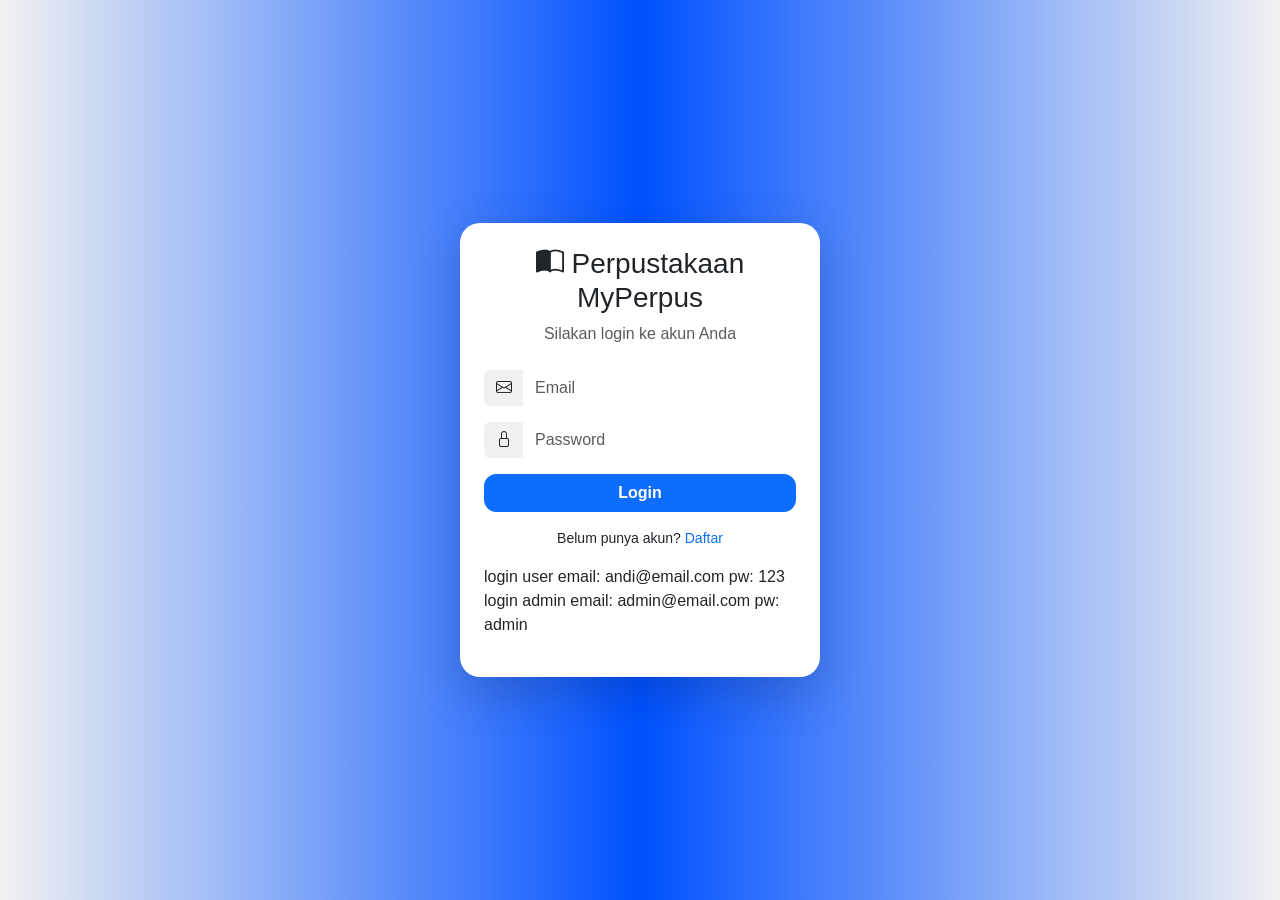
<file: admin.html>
<!DOCTYPE html>
<html lang="id">
<head>
    <meta charset="UTF-8">
    <meta name="viewport" content="width=device-width, initial-scale=1.0">
    <title>Dashboard Admin</title>

    <!-- Bootstrap -->
    <link href="https://cdn.jsdelivr.net/npm/bootstrap@5.3.0/dist/css/bootstrap.min.css" rel="stylesheet">
    <link href="https://cdn.jsdelivr.net/npm/bootstrap-icons@1.10.5/font/bootstrap-icons.css" rel="stylesheet">
    <link rel="stylesheet" href="style.css">

</head>
<body class="admin">

<div class="container-fluid">
    <div class="row">

        <!-- NAVBAR MOBILE (TOGGLE) -->
        <nav class="navbar navbar-dark bg-primary d-md-none">
            <div class="container-fluid">

                <!-- LOGO -->
                <span class="navbar-brand">
                <i class="bi bi-book"></i> Admin MyPerpus 
                </span>

                <!-- TOMBOL TOGGLE -->
                <button class="navbar-toggler" type="button" data-bs-toggle="collapse" data-bs-target="#menuMobile">
                <span class="navbar-toggler-icon"></span>
                </button>

            </div>

            <!-- MENU YANG MUNCUL -->
            <div class="collapse bg-primary" id="menuMobile">
                <div class="p-3">

                <a href="admin.html" class="d-block text-white mb-2">
                    <i class="bi bi-speedometer2"></i> Dashboard
                </a>

                <a href="admindatabuku.html" class="d-block text-white mb-2">
                    <i class="bi bi-book"></i> Data Buku
                </a>

                <a href="datauser.html" class="d-block text-white mb-2">
                    <i class="bi bi-people"></i> Data User
                </a>

                <a href="peminjaman.html" class="d-block text-white mb-2">
                    <i class="bi bi-clock-history"></i> Peminjaman
                </a>

                <a href="login.html" class="d-block text-white">
                    <i class="bi bi-box-arrow-right"></i> Logout
                </a>

                </div>
            </div>
        </nav>

        <!-- SIDEBAR -->
        <div class="col-md-2 admin-sidebar d-none d-md-block">
            <h4><i class="bi bi-book"></i> Admin MyPerpus</h4>
            <hr>

            <a href="admin.html"><i class="bi bi-speedometer2"></i> Dashboard</a>
            <a href="admindatabuku.html"><i class="bi bi-book"></i> Data Buku</a>
            <a href="datauser.html"><i class="bi bi-people"></i> Data User</a>
            <a href="peminjaman.html"><i class="bi bi-clock-history"></i> Peminjaman</a>
            <a href="login.html"><i class="bi bi-box-arrow-right"></i> Logout</a>
        </div>

        <!-- CONTENT -->
        <div class="col-md-10 p-4">

            <!-- HEADER -->
            <h3>Dashboard Admin</h3>

            <!-- CARDS -->
            <div class="row mt-4">

                <div class="col-md-4">
                    <div class="admin-card shadow-sm p-3 text-center">
                        <i class="bi bi-book fs-1 text-primary"></i>
                        <h5>Total Buku</h5>
                        <h3>120</h3>
                    </div>
                </div>

                <div class="col-md-4">
                    <div class="admin-card shadow-sm p-3 text-center">
                        <i class="bi bi-people fs-1 text-success"></i>
                        <h5>Total User</h5>
                        <h3>45</h3>
                    </div>
                </div>

                <div class="col-md-4">
                    <div class="admin-card shadow-sm p-3 text-center">
                        <i class="bi bi-clock-history fs-1 text-danger"></i>
                        <h5>Peminjaman Aktif</h5>
                        <h3>10</h3>
                    </div>
                </div>

            </div>

            <!-- TABLE BUKU -->
            <div class="mt-5">
                <h5>Data Buku</h5>

                <div class="card admin-card p-3">
                    <table class="table table-striped">
                        <thead class="table-primary">
                            <tr>
                                <th>No</th>
                                <th>Judul</th>
                                <th>Penulis</th>
                                <th>Aksi</th>
                            </tr>
                        </thead>

                        <tbody>
                            <tr>
                                <td>1</td>
                                <td>Belajar Bernafas</td>
                                <td>Andi</td>
                                <td>
                                    <button class="btn btn-warning btn-sm">Edit</button>
                                    <button class="btn btn-danger btn-sm">Hapus</button>
                                </td>
                            </tr>
                            <tr>
                                <td>2</td>
                                <td>Belajar Makan</td>
                                <td>Purnomo</td>
                                <td>
                                    <button class="btn btn-warning btn-sm">Edit</button>
                                    <button class="btn btn-danger btn-sm">Hapus</button>
                                </td>
                            </tr>
                        </tbody>

                    </table>
                </div>
            </div>

        </div>

    </div>
</div>
<script src="https://cdn.jsdelivr.net/npm/bootstrap@5.3.0/dist/js/bootstrap.bundle.min.js"></script>
<script>
let user = JSON.parse(localStorage.getItem("user"));

if (!user || user.role !== "admin") {
    alert("Akses ditolak!");
    window.location.href = "login.html";
}
</script>

</body>
</div>
</html>
</file>
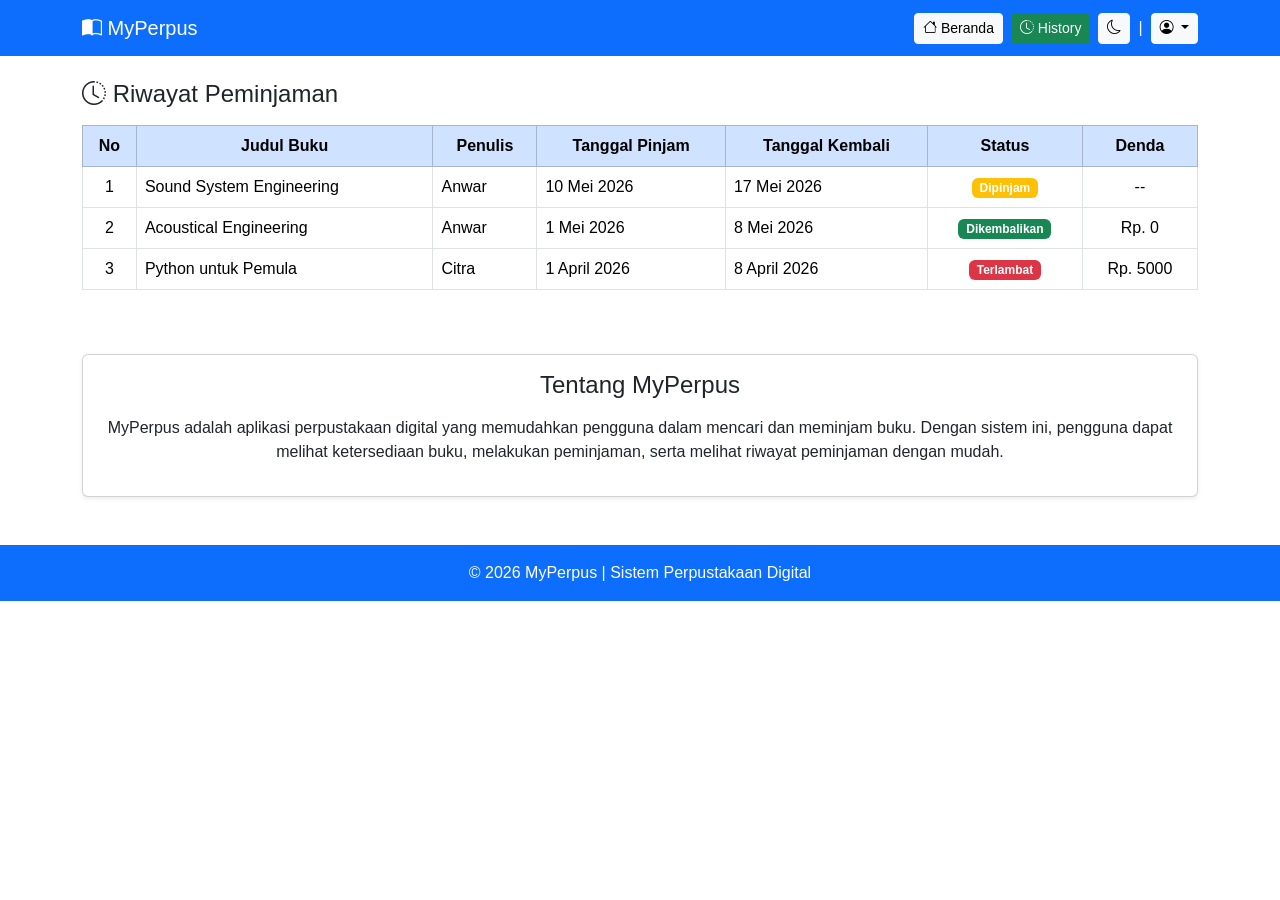
<file: history.html>
<!DOCTYPE html>
<html lang="id">
<head>
    <meta charset="UTF-8">
    <meta name="viewport" content="width=device-width, initial-scale=1.0">
    <title>History Peminjaman</title>

    <!-- Bootstrap -->
    <link href="https://cdn.jsdelivr.net/npm/bootstrap@5.3.0/dist/css/bootstrap.min.css" rel="stylesheet">
    <link href="https://cdn.jsdelivr.net/npm/bootstrap-icons@1.10.5/font/bootstrap-icons.css" rel="stylesheet">

    <link rel="stylesheet" href="style.css">
</head>
<body>

<!-- NAVBAR -->
<nav class="navbar navbar-expand-lg navbar-dark bg-primary">
    <div class="container">

        <!-- LOGO -->
        <a class="navbar-brand" href="index.html">
            <i class="bi bi-book-half"></i> MyPerpus
        </a>

        <!-- RIGHT MENU -->
        <div class="ms-auto d-flex align-items-center gap-2 flex-wrap">

            <a href="index.html" class="btn btn-light btn-sm">
                <i class="bi bi-house"></i> Beranda
            </a>

            <a href="history.html" class="btn btn-success btn-sm">
                <i class="bi bi-clock-history"></i> History
            </a>

            <button class="btn btn-light btn-sm" id="toggleTheme">
                <i class="bi bi-moon" id="iconTheme"></i>
            </button>

            <span class="text-white">|</span>

            <!-- DROPDOWN PROFILE -->
            <div class="dropdown">
                <button class="btn btn-light btn-sm dropdown-toggle" data-bs-toggle="dropdown">
                    <i class="bi bi-person-circle"></i>
                </button>

                <ul class="dropdown-menu dropdown-menu-end shadow p-2" style="width:220px;" id="dropdownMenu">
                </ul>
            </div>

        </div>

    </div>
</nav>
<!-- TITLE -->
<div class="container mt-4">
    <h4><i class="bi bi-clock-history"></i> Riwayat Peminjaman</h4>
</div>

<!-- TABLE -->
<div class="container mt-3">
    <div class="table-responsive">

        <table class="table table-bordered table-hover align-middle">
            <thead class="table-primary text-center">
                <tr>
                    <th>No</th>
                    <th>Judul Buku</th>
                    <th>Penulis</th>
                    <th>Tanggal Pinjam</th>
                    <th>Tanggal Kembali</th>
                    <th>Status</th>
                    <th>Denda</th>
                </tr>
            </thead>

            <tbody>
                <tr>
                    <td class="text-center">1</td>
                    <td>Sound System Engineering</td>
                    <td>Anwar</td>
                    <td>10 Mei 2026</td>
                    <td>17 Mei 2026</td>
                    <td class="text-center">
                        <span class="badge bg-warning">Dipinjam</span>
                    </td>
                    <td class="text-center">--</td>
                </tr>

                <tr>
                    <td class="text-center">2</td>
                    <td>Acoustical Engineering</td>
                    <td>Anwar</td>
                    <td>1 Mei 2026</td>
                    <td>8 Mei 2026</td>
                    <td class="text-center">
                        <span class="badge bg-success">Dikembalikan</span>
                    </td>
                    <td class="text-center">Rp. 0</td>
                </tr>

                <tr>
                    <td class="text-center">3</td>
                    <td>Python untuk Pemula</td>
                    <td>Citra</td>
                    <td>1 April 2026</td>
                    <td>8 April 2026</td>
                    <td class="text-center">
                        <span class="badge bg-danger">Terlambat</span>
                    </td>
                    <td class="text-center">Rp. 5000</td>
                </tr>
            </tbody>

        </table>

    </div>
</div>
<!-- ABOUT -->
<div class="container mt-5" id="about">
    <div class="card shadow-sm">
        <div class="card-body text-center">
            <h4 class="mb-3">Tentang MyPerpus</h4>
            <p>
                MyPerpus adalah aplikasi perpustakaan digital yang memudahkan pengguna 
                dalam mencari dan meminjam buku. 
                Dengan sistem ini, pengguna dapat melihat ketersediaan buku, 
                melakukan peminjaman, serta melihat riwayat peminjaman dengan mudah.
            </p>
        </div>
    </div>
</div>

<!-- FOOTER -->
<footer class="bg-primary text-white text-center mt-5 p-3">
    <p class="mb-0">
        © 2026 MyPerpus | Sistem Perpustakaan Digital
    </p>
</footer>
<script src="https://cdn.jsdelivr.net/npm/bootstrap@5.3.0/dist/js/bootstrap.bundle.min.js"></script>
<script>
    let user = JSON.parse(localStorage.getItem("user"));

    const dropdown = document.getElementById("dropdownMenu");

    function renderDropdown() {
        if (!user) {
            // BELUM LOGIN
            dropdown.innerHTML = `
                <li><a class="dropdown-item" href="login.html">
                    <i class="bi bi-box-arrow-in-right"></i> Login
                </a></li>
                <li><a class="dropdown-item" href="register.html">
                    <i class="bi bi-person-plus"></i> Register
                </a></li>
            `;
        } else {
            // SUDAH LOGIN
            dropdown.innerHTML = `
                <div class="text-center p-2">
                    <h6 class="mb-0">${user.nama}</h6>
                    <small class="text-muted">${user.email}</small>
                </div>
                <hr>
                <li><a class="dropdown-item" href="#">
                    <i class="bi bi-person"></i> Profile
                </a></li>

                <li><a class="dropdown-item text-danger" href="#" onclick="logout()">
                    <i class="bi bi-box-arrow-right"></i> Logout
                </a></li>
            `;
        }
    }

    function logout() {
        localStorage.removeItem("user");
        window.location.href = "login.html";
    }
    renderDropdown();

        const toggleBtn = document.getElementById("toggleTheme");
    const icon = document.getElementById("iconTheme");

    if (localStorage.getItem("theme") === "dark") {
        document.body.classList.add("dark-mode");
        icon.classList.remove("bi-moon");
        icon.classList.add("bi-sun");
    }

    toggleBtn.addEventListener("click", function () {
        document.body.classList.toggle("dark-mode");

        if (document.body.classList.contains("dark-mode")) {
            localStorage.setItem("theme", "dark");
            icon.classList.remove("bi-moon");
            icon.classList.add("bi-sun");
        } else {
            localStorage.setItem("theme", "light");
            icon.classList.remove("bi-sun");
            icon.classList.add("bi-moon");
        }
    });
</script>


</body>
</html>
</file>
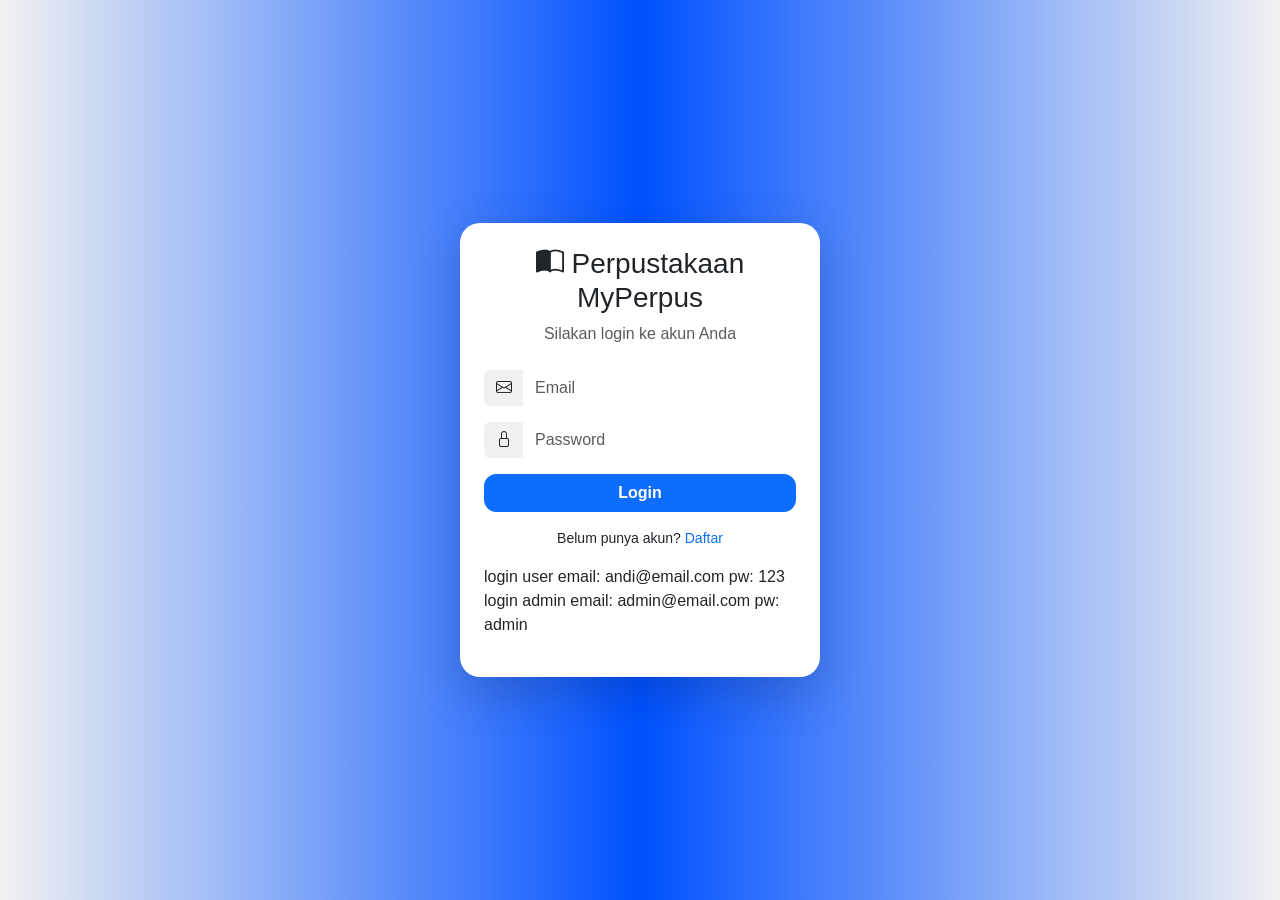
<file: login.html>
<!DOCTYPE html>
<html lang="id">
<head>
    <meta charset="UTF-8">
    <meta name="viewport" content="width=device-width, initial-scale=1.0">
    <title>Login Perpustakaan</title>

    <!-- Bootstrap -->
    <link href="https://cdn.jsdelivr.net/npm/bootstrap@5.3.0/dist/css/bootstrap.min.css" rel="stylesheet">

    <!-- Bootstrap Icons -->
    <link href="https://cdn.jsdelivr.net/npm/bootstrap-icons@1.10.5/font/bootstrap-icons.css" rel="stylesheet">

    <!-- CSS -->
    <link rel="stylesheet" href="stylee.css">
</head>
<body>

<div class="container d-flex justify-content-center align-items-center vh-100">

    <div class="card login-card p-4 shadow-lg">
        
        <!-- Title -->
        <h3 class="text-center mb-2 bi bi-book-half"> Perpustakaan MyPerpus</h3>
        <p class="text-center text-muted mb-4">Silakan login ke akun Anda</p>

        <form onsubmit="login(event)" autocomplete="off">
            
            <!-- Email -->
            <div class="mb-3 input-group">
                <span class="input-group-text"><i class="bi bi-envelope"></i></span>
                <input type="email" id="email" class="form-control" placeholder="Email" autocomplete="off" required>
            </div>

            <!-- Password -->
            <div class="mb-3 input-group">
                <span class="input-group-text"><i class="bi bi-lock"></i></span>
                <input type="password" id="password" class="form-control" placeholder="Password" autocomplete="new-password" required>
            </div>

            <!-- Button -->
            <button type="submit" class="btn btn-primary w-100 mb-3">
                Login
            </button>

            <!-- Link -->
            <p class="text-center small">
                Belum punya akun? <a href="register.html">Daftar</a>
            </p>

        </form>

        <p>
            login user email: andi@email.com pw: 123 <br>
            login admin  email: admin@email.com pw: admin
        </p>
    </div>

</div>

<script>
function login(e) {
    e.preventDefault(); // supaya tidak reload

    let email = document.getElementById("email").value;
    let password = document.getElementById("password").value;

    // AKUN DUMMY (sementara)
    if (email === "admin@email.com" && password === "admin") {

        localStorage.setItem("user", JSON.stringify({
            role: "admin",
            nama: "Admin",
            email: email
        }));

        window.location.href = "admin.html";
    } 
    else if (email === "andi@email.com" && password === "123") {

        localStorage.setItem("user", JSON.stringify({
            role: "user",
            nama: "andi",
            email: email
        }));

        window.location.href = "index.html";
    } 
    else {
        alert("Email atau password salah!");
    }
}
</script>

</body>
</html>
</file>
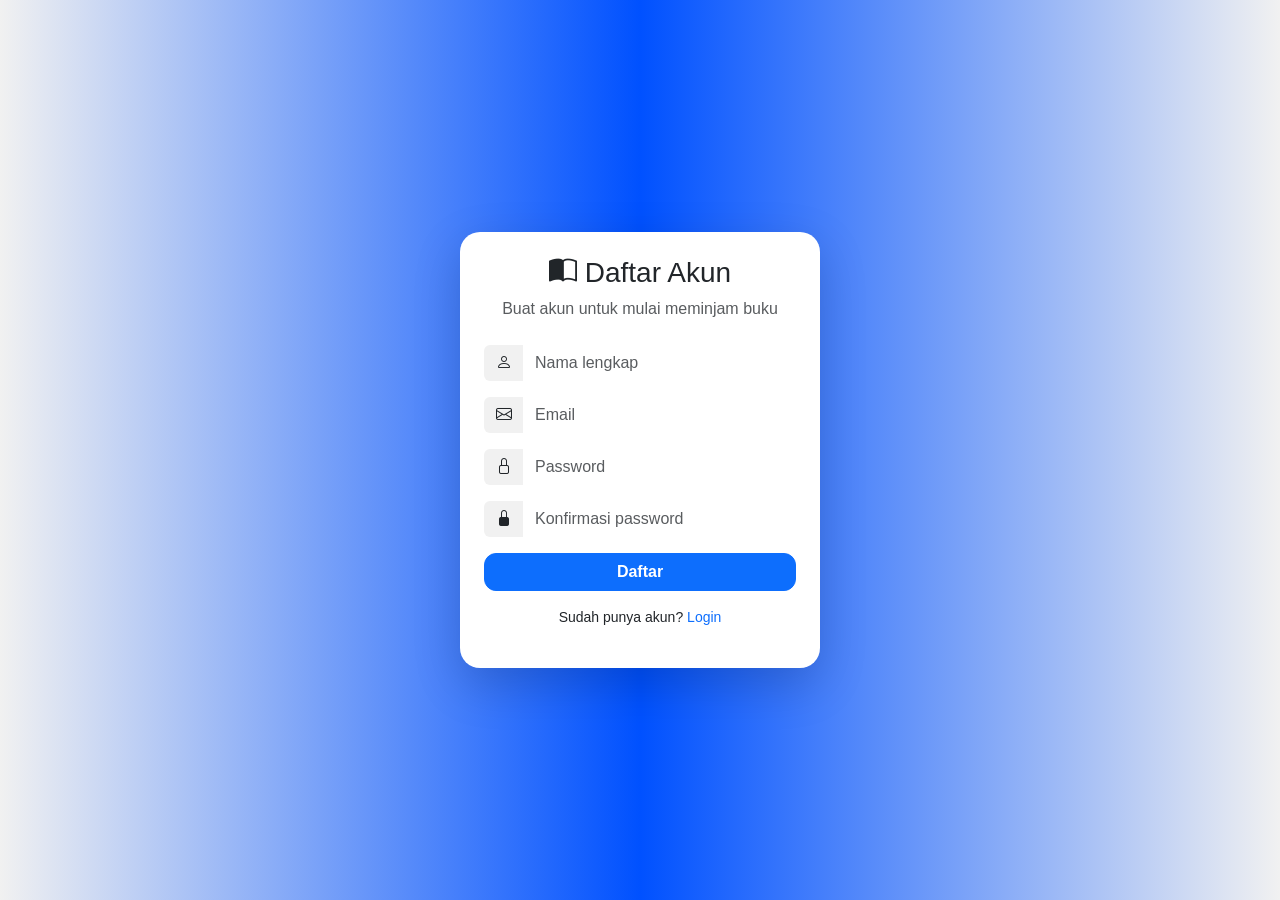
<file: register.html>
<!DOCTYPE html>
<html lang="id">
<head>
    <meta charset="UTF-8">
    <meta name="viewport" content="width=device-width, initial-scale=1.0">
    <title>Daftar Akun</title>

    <!-- Bootstrap -->
    <link href="https://cdn.jsdelivr.net/npm/bootstrap@5.3.0/dist/css/bootstrap.min.css" rel="stylesheet">

    <!-- Bootstrap Icons -->
    <link href="https://cdn.jsdelivr.net/npm/bootstrap-icons@1.10.5/font/bootstrap-icons.css" rel="stylesheet">

    <!-- CSS -->
    <link rel="stylesheet" href="stylee.css">
</head>
<body>

<div class="container d-flex justify-content-center align-items-center vh-100">

    <div class="card login-card p-4 shadow-lg">

        <!-- Title -->
        <h3 class="text-center mb-2 bi bi-book-half"> Daftar Akun</h3>
        <p class="text-center text-muted mb-4">Buat akun untuk mulai meminjam buku</p>

        <form autocomplete="off">

            <!-- Nama -->
            <div class="mb-3 input-group">
                <span class="input-group-text"><i class="bi bi-person"></i></span>
                <input type="text" class="form-control" placeholder="Nama lengkap" required>
            </div>

            <!-- Email -->
            <div class="mb-3 input-group">
                <span class="input-group-text"><i class="bi bi-envelope"></i></span>
                <input type="email" class="form-control" placeholder="Email" autocomplete="off" required>
            </div>

            <!-- Password -->
            <div class="mb-3 input-group">
                <span class="input-group-text"><i class="bi bi-lock"></i></span>
                <input type="password" class="form-control" placeholder="Password" autocomplete="new-password" required>
            </div>

            <!-- Konfirmasi Password -->
            <div class="mb-3 input-group">
                <span class="input-group-text"><i class="bi bi-lock-fill"></i></span>
                <input type="password" class="form-control" placeholder="Konfirmasi password" required>
            </div>

            <!-- Button -->
            <button type="submit" class="btn btn-primary w-100 mb-3">
                Daftar
            </button>

            <!-- Link -->
            <p class="text-center small">
                Sudah punya akun? <a href="login.html">Login</a>
            </p>

        </form>

    </div>

</div>

</body>
</html>
</file>
<file: style.css>
/* Login */
body {
    background-color: white;
    font-family: "Poppins", sans-serif;
    font-weight: 100;
    font-style: normal;
    transition: all 0.3s ease;
}
.navbar .btn {
    white-space: nowrap;
}

.dropdown-menu {
    border-radius: 10px;
}

.form-control {
    border: none;
}

.form-control:focus {
    box-shadow: none;
}

/* Button */
.btn-primary {
    border-radius: 12px;
    font-weight: bold;
    transition: 0.3s;
}

.btn-primary:hover {
    transform: scale(1.03);
}

/* Link */
a {
    text-decoration: none;
}

/* user */
.book-card img {
    height: 200px;
    object-fit: cover;
}

/* admin */
.admin {
    background: #f5f6fa;
}

.admin-sidebar {
    height: 100vh;
    background: #0d6efd;
    color: white;
    padding: 20px;
}

.admin-sidebar a {
    color: white;
    display: block;
    margin: 10px 0;
    text-decoration: none;
}

.admin-sidebar a:hover {
    background: rgba(255,255,255,0.2);
    padding-left: 10px;
    border-radius: 5px;
}

.admin-card {
    border-radius: 20px;
    background-color: #efefefe0;
}

/* DARK MODE */
body.dark-mode {
    background-color: #121212;
    color: white;
}

.dark-mode .card {
    background-color: #1e1e1e;
    color: white;
}

.dark-mode .navbar {
    background-color: #1f1f1f !important;
}

.dark-mode .btn-light {
    background-color: #2a2a2a;
    color: white;
    border: none;
}

.dark-mode .input-group-text,
.dark-mode .form-control,
.dark-mode .table-responsive {
    background-color: #2a2a2a;
    color: white;
    border: none;
}

.dark-mode footer {
    background-color: #1f1f1f !important;
}

/* FORCE DARK MODE TABLE BOOTSTRAP */
body.dark-mode .table {
    --bs-table-bg: #1e1e1e;
    --bs-table-striped-bg: #252525;
    --bs-table-hover-bg: #333;
    --bs-table-color: #ffffff;
    --bs-table-border-color: #444;
}
body.dark-mode .table-primary {
    background-color: #2a2a2a !important;
    color: white !important;
}
body.dark-mode .table tbody tr {
    transition: 0.2s;
}
</file>
<file: stylee.css>
/* Login */
body {
    background: linear-gradient(1350deg, #f1f1f1, #0051ff, #f1f1f1);
    font-family: "Poppins", sans-serif;
    font-weight: 100;
    font-style: normal;
}

/* Card */
.login-card {
    width: 360px;
    border-radius: 20px;
    border: none;
}

/* Input */
.input-group-text {
    background: #f1f1f1;
    border: none;
}

.form-control {
    border: none;
}

.form-control:focus {
    box-shadow: none;
}

/* Button */
.btn-primary {
    border-radius: 12px;
    font-weight: bold;
    transition: 0.3s;
}

.btn-primary:hover {
    transform: scale(1.03);
}

/* Link */
a {
    text-decoration: none;
}
</file>
